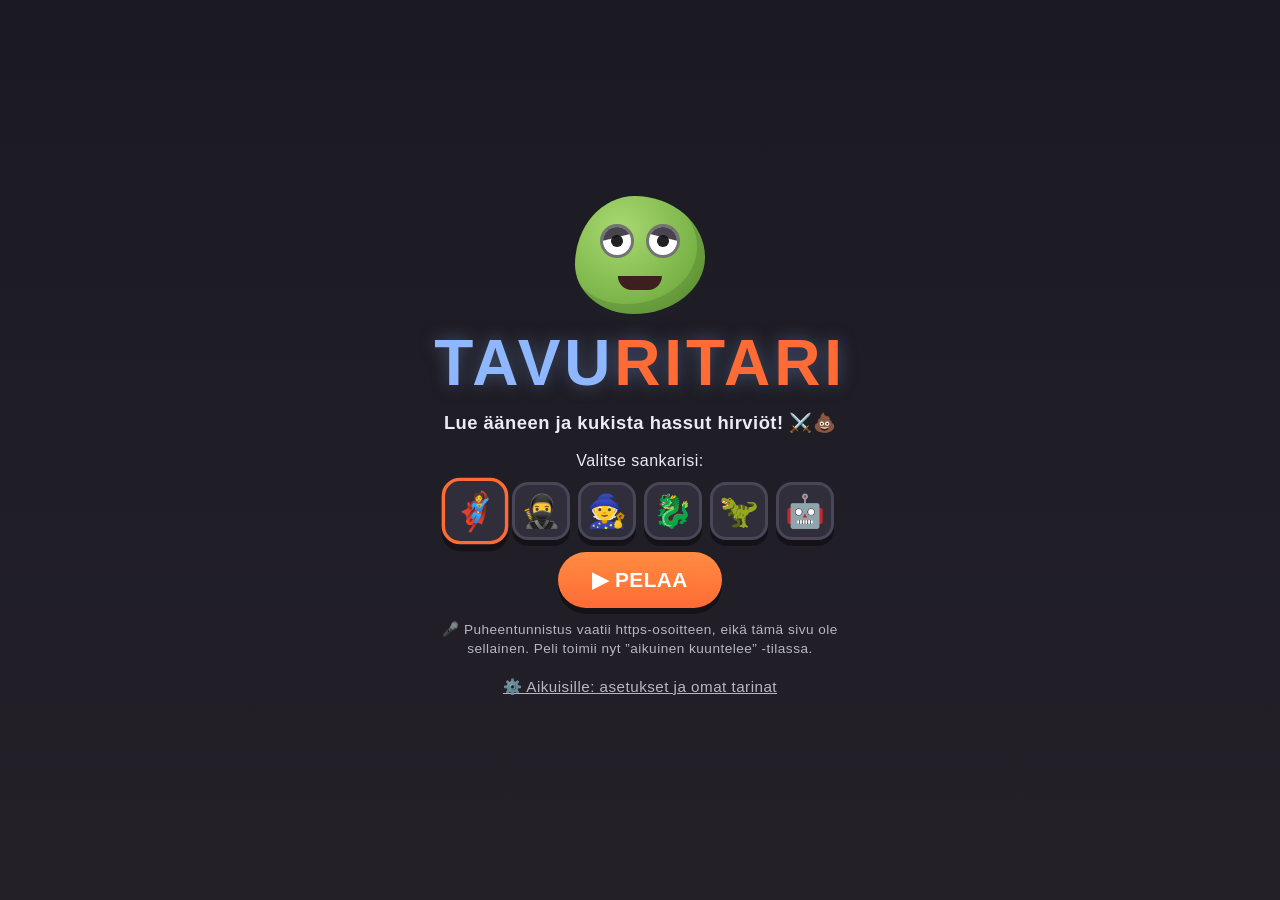
<file: index.html>
<!DOCTYPE html>
<html lang="fi">
<head>
  <meta charset="utf-8">
  <meta name="viewport" content="width=device-width, initial-scale=1, viewport-fit=cover, user-scalable=no">
  <meta name="description" content="Tavuritari — hauska suomenkielinen lukupeli, jossa kukistetaan hirviöitä lukemalla tavuja, sanoja ja hulluja satuja ääneen.">
  <meta name="apple-mobile-web-app-capable" content="yes">
  <meta name="apple-mobile-web-app-status-bar-style" content="default">
  <meta name="apple-mobile-web-app-title" content="Tavuritari">
  <meta name="theme-color" content="#1b1a22">
  <title>Tavuritari — lue ääneen ja kukista hirviöt!</title>
  <link rel="manifest" href="manifest.webmanifest" data-pwa>
  <link rel="apple-touch-icon" href="icons/ikoni-180.png" data-pwa>
  <link rel="icon" type="image/png" href="icons/ikoni-192.png" data-pwa>
  <link rel="stylesheet" href="tyyli.css">
</head>
<body>

  <!-- ======================= ALKURUUTU ======================= -->
  <section id="alku" class="ruutu nakyy">
    <div class="alku-sisalto">
      <div class="logo-morko morko">
        <div class="morko-vartalo">
          <div class="morko-silmat">
            <div class="morko-silma"><div class="morko-pupilli"></div></div>
            <div class="morko-silma"><div class="morko-pupilli"></div></div>
          </div>
          <div class="morko-suu"></div>
        </div>
      </div>
      <h1>TAVU<span>RITARI</span></h1>
      <p class="alku-kuvaus">Lue ääneen ja kukista hassut hirviöt! ⚔️💩</p>
      <p class="alku-ohje">Valitse sankarisi:</p>
      <div id="avatar-rivi"></div>
      <button id="pelaa-nappi" class="isonappi">▶ PELAA</button>
      <p id="tuki-ilmoitus" class="pikkuteksti"></p>
      <button id="alku-aikuisille" class="linkkinappi">⚙️ Aikuisille: asetukset ja omat tarinat</button>
    </div>
  </section>

  <!-- ======================= PELIRUUTU ======================= -->
  <section id="peli" class="ruutu">

    <header id="ylapalkki">
      <div id="arvonimi-merkki" class="merkki">🧝 Tavutonttu</div>
      <div id="xp-merkki" class="merkki">⭐ 0</div>
      <button id="kolikko-merkki" class="merkki" aria-label="Avaa kauppa">🪙 0</button>
      <div class="palkki-napit">
        <button id="reppu-nappi" class="kuvakenappi" aria-label="Aarrereppu">🎒</button>
        <button id="aani-nappi" class="kuvakenappi" aria-label="Äänet päälle tai pois">🔊</button>
        <button id="asetus-nappi" class="kuvakenappi" aria-label="Aikuisten asetukset (pidä pohjassa)">⚙️</button>
      </div>
    </header>

    <main id="pelialue">

      <div id="taistelu">
        <div id="alue-nimi"></div>
        <div id="kombo-merkki"></div>
        <div id="puhekupla">Hirviö lähestyy!</div>
        <div id="sankari" aria-hidden="true">
          <img id="sankari-kuva" class="sankari-kuva" alt="">
          <span id="sankari-emoji">🦸</span>
        </div>
        <div id="sankari-rivi" aria-hidden="true"></div>
        <div id="vastustaja-alue">
          <div id="vastustaja-kyltti">
            <div id="vastustaja-nimi">Hirviö</div>
            <div id="vastustaja-hp">
              <div class="hp-palkki"><div id="hp-tayte"></div></div>
              <div id="hp-teksti"></div>
            </div>
          </div>
          <div id="vastustaja" class="morko" data-mieli="perus">
            <img id="vastustaja-kuva" class="morko-kuva" alt="">
            <div class="morko-vartalo">
              <div class="morko-silmat"></div>
              <div class="morko-suu"></div>
            </div>
            <div id="vastustaja-rekvisiitta" class="morko-rekvisiitta"></div>
          </div>
        </div>
      </div>

      <div id="tehtava-alue">
        <div id="tehtava-otsikko">Sano tavu ääneen:</div>
        <div id="tehtava-kortti">
          <div id="tehtava-teksti"></div>
          <div id="valinta-napit"></div>
          <div id="tarina-pisteet"></div>
        </div>
        <div id="kuultu"></div>
      </div>

    </main>

    <footer id="ohjaimet">
      <button id="kuuntele-nappi" class="apunappi" aria-label="Kuuntele malli">🔊<br>Kuuntele</button>
      <button id="mikki-nappi" aria-label="Pidä pohjassa ja lue ääneen">
        <span class="mikki-kuva">🎤</span>
        <span id="mikki-teksti">SANO!</span>
      </button>
      <div id="aikuis-napit" class="piilossa">
        <button id="aikuinen-oikein" class="isonappi vihrea">😃 MENI HYVIN</button>
        <button id="aikuinen-uudestaan" class="isonappi keltainen">🔁 UUDESTAAN</button>
      </div>
      <button id="ohita-nappi" class="apunappi" aria-label="Ohita tehtävä">➡️<br>Ohita</button>
      <button id="pikku-oikein" class="haamunappi" aria-label="Aikuinen: meni oikein">✔ aikuinen:<br>meni oikein</button>
    </footer>

  </section>

  <!-- ======================= PEITTEET ======================= -->

  <div id="voitto" class="peite">
    <div class="peite-kortti juhla">
      <h2 id="voitto-otsikko">Hirviö kukistui!</h2>
      <div id="aarre-emoji" class="jatti-emoji">🧻✨</div>
      <p id="aarre-nimi">Sait aarteen!</p>
      <p id="voitto-xp" class="voitto-xp">+2 ⭐</p>
      <button id="voitto-jatka" class="isonappi">JATKA SEIKKAILUA ⚔️</button>
    </div>
  </div>

  <div id="arvonimi-juhla" class="peite">
    <div class="peite-kortti juhla">
      <h2>🎺 UUSI ARVONIMI! 🎺</h2>
      <div id="arvonimi-emoji" class="jatti-emoji">⚔️</div>
      <p id="arvonimi-teksti">Olet nyt TAVURITARI!</p>
      <button id="arvonimi-jatka" class="isonappi">MAHTAVAA! ▶</button>
    </div>
  </div>

  <div id="aluevaihto" class="peite">
    <div class="peite-kortti juhla">
      <h2>🗝️ UUSI ALUE LÖYTYI!</h2>
      <div id="aluevaihto-emoji" class="jatti-emoji">🚪</div>
      <img id="aluevaihto-ovi" class="ovi-kuva" alt="">
      <p id="aluevaihto-otsikko" class="aluevaihto-otsikko">Varjoisa kirjasto</p>
      <p id="aluevaihto-kuvaus" class="pikkuteksti"></p>
      <button id="aluevaihto-jatka" class="isonappi">ASTU SISÄÄN ⚔️</button>
    </div>
  </div>

  <div id="tarinavalinta" class="peite">
    <div class="peite-kortti">
      <h2>📚 Valitse pomotaistelu!</h2>
      <p class="pikkuteksti">Lue hullu satu virke kerrallaan ja kukista pomo.</p>
      <div id="tarina-lista"></div>
      <button id="tarina-takaisin" class="linkkinappi">⬅ Haluan muita tehtäviä</button>
    </div>
  </div>

  <div id="reppu" class="peite">
    <div class="peite-kortti">
      <h2>🎒 Aarrereppu</h2>
      <div id="reppu-lista"></div>
      <button id="reppu-sulje" class="isonappi">SULJE</button>
    </div>
  </div>

  <div id="kauppa" class="peite">
    <div class="peite-kortti">
      <h2>🏪 Kummituskauppa</h2>
      <p id="kauppa-saldo" class="kauppa-saldo">Kolikkosi: 🪙 0</p>
      <p class="pikkuteksti">Kolikoita saa lukemalla ja kukistamalla hirviöitä.
        Miekat tekevät lisää vahinkoa ja kilvet kestävät enemmän!</p>
      <div id="kauppa-lista"></div>
      <button id="kauppa-sulje" class="isonappi">SULJE</button>
    </div>
  </div>

  <div id="mikki-ohje" class="peite">
    <div class="peite-kortti">
      <h2>🎤 Mikrofoni ei ole käytössä</h2>
      <p>Peli ei saanut lupaa kuunnella puhetta, joten se toimii nyt
         <strong>aikuinen kuuntelee</strong> -tilassa: aikuinen kuuntelee
         lukemisen ja painaa 😃- tai 🔁-nappia.</p>
      <p class="pikkuteksti">Luvan saa takaisin Safarin asetuksista:
         aA-kuvake osoiterivillä → Verkkosivuston asetukset → salli Mikrofoni,
         tai iPadin/iPhonen Asetukset → Safari. Puheentunnistus vaatii myös,
         että peli avataan https-osoitteesta.</p>
      <button id="mikki-ohje-sulje" class="isonappi">SELVÄ, JATKETAAN!</button>
    </div>
  </div>

  <div id="vanhemmat" class="peite">
    <div class="peite-kortti vanhemmat-kortti">
      <h2>⚙️ Aikuisten nurkkaus</h2>
      <nav>
        <button data-vali="asetukset" class="valittu">Asetukset</button>
        <button data-vali="sanat">Omat sanat</button>
        <button data-vali="tarinat">Omat tarinat</button>
        <button data-vali="aani">Ääni</button>
        <button data-vali="raportti">Raportti</button>
        <button data-vali="mikkitesti">Mikrofonitesti</button>
        <button data-vali="ohjeet">Ohjeet</button>
      </nav>

      <section id="vali-asetukset" class="valilehti nakyy">
        <label class="rivi">
          <input type="checkbox" id="asetus-aanet" checked>
          <span>Ääniefektit</span>
        </label>
        <label class="rivi">
          <input type="checkbox" id="asetus-isot" checked>
          <span>ISOT KIRJAIMET (pois = pienet kirjaimet)</span>
        </label>
        <label class="rivi">
          <input type="checkbox" id="asetus-aikuistila">
          <span>Aikuinen kuuntelee -tila (ei puheentunnistusta: aikuinen
            arvioi lukemisen napeilla)</span>
        </label>
        <label class="rivi">
          <span>Lukutaso nyt:</span>
          <select id="asetus-taso">
            <option value="1">1 — kirjaimen äänne (napautus)</option>
            <option value="2">2 — kuuntele ja valitse tavu (napautus)</option>
            <option value="3">3 — lyhyet tavut ääneen (KA)</option>
            <option value="4">4 — isot tavut ääneen (KAK)</option>
            <option value="5">5 — sanat tavuittain (KAK-KA)</option>
            <option value="6">6 — pitkät sanat tavuittain</option>
            <option value="7">7 — sanat ilman tavuviivoja</option>
            <option value="8">8 — lyhyet lauseet</option>
            <option value="9">9 — pitkät lauseet</option>
            <option value="10">10 — sadut (pomotaistelut)</option>
          </select>
        </label>
        <p class="vanhemmat-vihje">Taso mukautuu itsestään pelin aikana:
          kolme sujuvaa suoritusta nostaa tasoa, kaksi hankalaa laskee.
          Tästä voi silti hypätä suoraan haluttuun tasoon.</p>
        <button id="nollaa-nappi" class="linkkinappi vaara">🗑 Nollaa edistyminen</button>
      </section>

      <section id="vali-sanat" class="valilehti">
        <p class="vanhemmat-vihje">Kirjoita omia sanoja, yksi per rivi.
          Peli tavuttaa ne itse — tai merkitse tavut viivoilla (kis-sa).
          Sanat sekoittuvat pelin omiin sanoihin.</p>
        <textarea id="omat-sanat-teksti" rows="8" placeholder="kakkakäärme&#10;pissapossu&#10;mahtimainen"></textarea>
        <button id="omat-sanat-tallenna" class="isonappi">💾 Tallenna sanat</button>
      </section>

      <section id="vali-tarinat" class="valilehti">
        <p class="vanhemmat-vihje">Kirjoita tai liitä oma hullu satu.
          Peli jakaa sen virkkeisiin pisteiden kohdalta — jokainen virke on
          yksi osuma pomoon. Lyhyet virkkeet (3–6 sanaa) toimivat parhaiten.</p>
        <input id="oma-tarina-nimi" type="text" placeholder="Tarinan nimi (esim. Kakkavuori)">
        <input id="oma-tarina-emoji" type="text" placeholder="Tunnuskuva-emoji (esim. 💩🗻)">
        <textarea id="oma-tarina-teksti" rows="7" placeholder="Olipa kerran vuori. Se oli tehty kakasta. ..."></textarea>
        <button id="oma-tarina-tallenna" class="isonappi">💾 Tallenna tarina</button>
        <div id="omat-tarinat-lista"></div>
      </section>

      <section id="vali-aani" class="valilehti">
        <p id="aani-varoitus" class="aani-varoitus piilossa"></p>

        <label class="rivi pystyyn">
          <span>Puheääni</span>
          <select id="aani-valinta"></select>
        </label>
        <p class="vanhemmat-vihje">Äänen laadun ratkaisee laite, ei peli.
          iPadilla ja iPhonella kannattaa ladata parannettu suomenkielinen
          ääni: <strong>Asetukset → Käyttöapu → Puhuttu sisältö → Äänet →
          Suomi → Satu</strong> ja lataa <em>Parannettu</em>-versio. Se
          kuulostaa selvästi luonnollisemmalta kuin peruslaatuinen.</p>

        <label class="rivi pystyyn">
          <span>Puhenopeus: <b id="aani-nopeus-arvo">0.8</b></span>
          <input type="range" id="aani-nopeus" min="0.5" max="1.2" step="0.05" value="0.8">
        </label>

        <label class="rivi pystyyn">
          <span>Äänenkorkeus: <b id="aani-korkeus-arvo">1.0</b></span>
          <input type="range" id="aani-korkeus" min="0.5" max="1.4" step="0.05" value="1.0">
        </label>

        <label class="rivi">
          <input type="checkbox" id="aani-hahmo" checked>
          <span>Velhoääni hirviöiden repliikeissä (matala ja verkkainen).
            Mallilukeminen käyttää aina selkeää ääntä.</span>
        </label>

        <div class="aani-napit">
          <button id="aani-esiasetus-selkea" class="isonappi vihrea">👩‍🏫 Selkeä opettaja</button>
          <button id="aani-esiasetus-velho" class="isonappi">🧙 Velho</button>
        </div>
        <button id="aani-kokeile" class="isonappi keltainen">🔊 Kokeile ääntä</button>
      </section>

      <section id="vali-raportti" class="valilehti">
        <p class="vanhemmat-vihje">Miten harjoittelu on sujunut.
          <em>Sujui itsenäisesti</em> = meni ensimmäisellä yrityksellä ilman apuja.
          <em>Harjoiteltu mallin kanssa</em> ei ole epäonnistuminen vaan tieto
          siitä, missä tukea on tarvittu — peli ei rankaise avun pyytämisestä
          millään tavalla.</p>
        <div id="raportti-luvut"></div>
        <h3 class="raportti-otsikko">Viimeiset 7 päivää</h3>
        <div id="raportti-paivat"></div>
        <h3 class="raportti-otsikko">Kertauksessa juuri nyt</h3>
        <div id="raportti-hankalat"></div>
        <button id="raportti-tyhjenna" class="linkkinappi vaara">🗑 Tyhjennä tilastot</button>
      </section>

      <section id="vali-mikkitesti" class="valilehti">
        <p class="vanhemmat-vihje">Tämä testi kertoo, toimiiko puheentunnistus
          <strong>tämän lapsen äänellä ja tällä laitteella</strong>. Se on
          pelin tärkein yksittäinen kysymys: jos tunnistin hylkää oikein
          luettuja tai hyväksyy vääriä, kannattaa pelata
          "aikuinen kuuntelee" -tilassa. Kestää noin 5 minuuttia.</p>
        <p class="vanhemmat-vihje"><strong>Näin testi tehdään:</strong> lapsi
          lukee ruudulla näkyvän sanan ääneen. Peli kertoo, mitä se kuuli ja
          hyväksyikö se suorituksen. Sinä kerrot, lukiko lapsi <em>oikeasti</em>
          oikein. Näistä kahdesta tiedosta syntyy tulos.</p>

        <div id="mikkitesti-diagnoosi" class="diagnoosi"></div>

        <div id="mikkitesti-alku">
          <button id="mikkitesti-aloita" class="isonappi">🎤 ALOITA TESTI</button>
        </div>

        <div id="mikkitesti-kesken" class="piilossa">
          <div id="mikkitesti-edistyminen" class="mikkitesti-edistyminen"></div>
          <div id="mikkitesti-kohde" class="mikkitesti-kohde"></div>
          <button id="mikkitesti-kuuntele" class="isonappi">🎤 KUUNTELE LUKEMINEN</button>
          <div id="mikkitesti-kuultu" class="mikkitesti-kuultu"></div>
          <div id="mikkitesti-tuomio" class="piilossa">
            <p class="vanhemmat-vihje">Lukiko lapsi tämän oikein?</p>
            <div class="mikkitesti-napit">
              <button id="mikkitesti-oikein" class="isonappi vihrea">👍 LUKI OIKEIN</button>
              <button id="mikkitesti-vaarin" class="isonappi keltainen">👎 EI LUKENUT OIKEIN</button>
            </div>
          </div>
          <button id="mikkitesti-keskeyta" class="linkkinappi">Keskeytä testi</button>
        </div>

        <div id="mikkitesti-tulos" class="piilossa"></div>
      </section>

      <section id="vali-ohjeet" class="valilehti">
        <p><strong>Näin peli toimii:</strong> lapsi lukee näytön "loitsun"
          ääneen ja painaa mikrofoninappia. Puheentunnistus tarkistaa
          lukemisen — jokainen onnistunut luku on osuma hirviöön.</p>
        <p><strong>Vaikeus mukautuu itsestään:</strong> jos lukeminen sujuu,
          tehtävät vaikeutuvat (tavut → sanat → lauseet → sadut). Jos tulee
          hankalaa, peli helpottaa ja pilkkoo tehtävän paloihin. Sankaritaso
          ja tähdet eivät koskaan laske.</p>
        <p><strong>Puheentunnistus</strong> vaatii mikrofoniluvan ja
          https-osoitteen. Se on tarkoituksella armollinen — ja aikuinen voi
          aina hyväksyä suorituksen ✔-napilla, jos kone kuuli väärin.</p>
        <p><strong>Ilman mikrofonia</strong> voi pelata "aikuinen kuuntelee"
          -tilassa: aikuinen kuuntelee ja painaa 😃 tai 🔁.</p>
        <p class="pikkuteksti">Lisää sisältöä voi tehdä tässä paneelissa tai
          muokkaamalla tiedostoa <code>js/sisalto.js</code> — sinne voi
          lisätä myös hirviöitä, aarteita ja vitsejä.</p>
      </section>

      <button id="vanhemmat-sulje" class="isonappi">✔ VALMIS</button>
    </div>
  </div>

  <div id="toast"></div>
  <div id="konfetti-alusta" aria-hidden="true"></div>

  <script src="js/tavutus.js"></script>
  <script src="js/vertailu.js"></script>
  <script src="js/sisalto.js"></script>
  <script src="js/aanet.js"></script>
  <script src="js/puhe.js"></script>
  <script src="js/peli.js"></script>
  <script>
    // Service worker vain kun peli on omalla palvelimellaan (ei yhden
    // tiedoston versiossa). Mahdollistaa pelaamisen ilman nettiyhteyttä.
    if (!window.YKSITIEDOSTO && "serviceWorker" in navigator && location.protocol === "https:") {
      navigator.serviceWorker.register("sw.js").catch(function () {});
    }
  </script>
</body>
</html>
</file>
<file: tyyli.css>
/* =====================================================================
   TAVURITARI — tyylit
   Iso ja selkeä teksti, isot napit, kirkkaat värit. Kirjainväli on
   hieman tavallista suurempi, mikä helpottaa lukihäiriöistä lukijaa.
   ===================================================================== */

* { margin: 0; padding: 0; box-sizing: border-box; }

/* Kirotun koulun tumma väriteema. Lukukortti on tarkoituksella VAALEA
   ja hehkuva kuin taikakirja — iso tumma teksti vaalealla pohjalla on
   lukihäiriöiselle selkeintä luettavaa. */
:root {
  --tausta1: #1b1a22;
  --tausta2: #232028;
  --paneeli: #312e3c;
  --paneeli-reuna: #4a4658;
  --teksti: #eceaf4;
  --lukukortti: #fff6d8;   /* hehkuva lukukortti */
  --lukuteksti: #2f2618;
  --korostus: #ff6b35;
  --tavu1: #1d5fbf;   /* tavujen vuoroväri 1 (vaalealla kortilla) */
  --tavu2: #e2711d;   /* tavujen vuoroväri 2 */
  --vihrea: #3fbf5f;
  --keltainen: #f5a623;
  --punainen: #ff5d5d;
  --varjo: 0 6px 0 rgba(0, 0, 0, 0.35);
}

html, body {
  height: 100%;
  overflow: hidden;
  overscroll-behavior: none;
}

body {
  font-family: ui-rounded, "SF Pro Rounded", "Arial Rounded MT Bold",
               "Comic Sans MS", "Trebuchet MS", Verdana, sans-serif;
  background: linear-gradient(180deg, var(--tausta1), var(--tausta2));
  color: var(--teksti);
  letter-spacing: 0.03em;
  -webkit-user-select: none;
  user-select: none;
  -webkit-tap-highlight-color: transparent;
  touch-action: manipulation;
  position: fixed;
  inset: 0;
}

button {
  font-family: inherit;
  letter-spacing: inherit;
  color: inherit;
  border: none;
  background: none;
  cursor: pointer;
  touch-action: manipulation;
}

.piilossa { display: none !important; }

/* ======================= ruudut ======================= */

.ruutu {
  display: none;
  position: absolute;
  inset: 0;
  padding: env(safe-area-inset-top) env(safe-area-inset-right)
           env(safe-area-inset-bottom) env(safe-area-inset-left);
}

.ruutu.nakyy { display: flex; flex-direction: column; }

/* ======================= alkuruutu ======================= */

#alku { align-items: center; justify-content: center; text-align: center; }

.alku-sisalto {
  max-width: 480px;
  width: 100%;
  padding: 16px;
  display: flex;
  flex-direction: column;
  align-items: center;
  gap: 12px;
}

#alku h1 {
  font-size: clamp(2.4rem, 10vw, 4rem);
  letter-spacing: 0.06em;
  color: #8fb7ff;
  text-shadow: 0 0 18px rgba(143, 183, 255, 0.35);
}

#alku h1 span { color: var(--korostus); }

.alku-kuvaus { font-size: 1.15rem; font-weight: bold; }
.alku-ohje { font-size: 1rem; margin-top: 6px; }

#avatar-rivi { display: flex; gap: 8px; flex-wrap: wrap; justify-content: center; }

.avatar-nappi {
  font-size: 2rem;
  width: 58px;
  height: 58px;
  border-radius: 16px;
  background: var(--paneeli);
  box-shadow: var(--varjo);
  border: 3px solid var(--paneeli-reuna);
  transition: transform 0.15s;
}

.avatar-nappi.valittu {
  border-color: var(--korostus);
  transform: scale(1.15);
}

/* ======================= napit ======================= */

.isonappi {
  background: linear-gradient(180deg, #ff8c42, var(--korostus));
  color: #fff;
  font-size: 1.3rem;
  font-weight: bold;
  padding: 16px 34px;
  border-radius: 999px;
  box-shadow: var(--varjo);
  min-height: 56px;
}

.isonappi:active { transform: translateY(3px); box-shadow: 0 3px 0 rgba(41,48,61,0.15); }
.isonappi.vihrea { background: linear-gradient(180deg, #48c464, var(--vihrea)); }
.isonappi.keltainen { background: linear-gradient(180deg, #ffc14d, var(--keltainen)); }

.linkkinappi {
  font-size: 0.95rem;
  text-decoration: underline;
  color: var(--teksti);
  opacity: 0.75;
  padding: 8px;
}

.linkkinappi.vaara { color: var(--punainen); opacity: 1; }

.pikkuteksti { font-size: 0.85rem; opacity: 0.75; line-height: 1.4; }

/* ======================= yläpalkki ======================= */

#ylapalkki {
  display: flex;
  align-items: center;
  gap: 8px;
  padding: 10px 12px 4px;
}

.merkki {
  background: var(--paneeli);
  border: 2px solid var(--paneeli-reuna);
  border-radius: 999px;
  padding: 8px 14px;
  font-weight: bold;
  font-size: 0.95rem;
  box-shadow: var(--varjo);
  white-space: nowrap;
}

#xp-merkki.poksahdus { animation: poksahdus 0.5s ease; }

@keyframes poksahdus {
  0% { transform: scale(1); }
  40% { transform: scale(1.35); background: rgba(245, 166, 35, 0.45); }
  100% { transform: scale(1); }
}

.palkki-napit { margin-left: auto; display: flex; gap: 6px; }

.kuvakenappi {
  font-size: 1.35rem;
  width: 46px;
  height: 46px;
  border-radius: 14px;
  background: var(--paneeli);
  border: 2px solid var(--paneeli-reuna);
  box-shadow: var(--varjo);
}

/* ======================= pelialue ======================= */

#pelialue {
  flex: 1;
  min-height: 0;
  display: flex;
  flex-direction: column;
  padding: 0 12px;
}

/* ---------- taistelukenttä (areena) ---------- */

#taistelu {
  position: relative;
  height: clamp(190px, 31vh, 310px);
  flex-shrink: 0;
  border-radius: 22px;
  overflow: hidden;
  /* Jos kuvat/areena.png on olemassa, se näkyy — muuten tumma
     iltataivas-liukuväri sen alla. */
  background-image:
    url("kuvat/areena.png"),
    radial-gradient(ellipse at 50% 118%, #6c5b9e 0%, transparent 55%),
    linear-gradient(180deg, #241d45 0%, #3b2f6b 62%, #52447f 100%);
  background-size: cover;
  background-position: center;
  box-shadow: var(--varjo), inset 0 -14px 24px rgba(0,0,0,0.28);
}

#taistelu.ravista { animation: ravista 0.45s ease; }
#pelialue.ravista { animation: ravista 0.45s ease; }

@keyframes ravista {
  0%, 100% { transform: translate(0, 0); }
  20% { transform: translate(-7px, 4px); }
  40% { transform: translate(6px, -5px); }
  60% { transform: translate(-5px, -3px); }
  80% { transform: translate(4px, 4px); }
}

#sankari {
  position: absolute;
  left: 5%;
  bottom: 24px;
  font-size: clamp(3rem, 11vmin, 5rem);
  filter: drop-shadow(0 4px 4px rgba(0,0,0,0.45));
  z-index: 2;
  line-height: 1;
}

/* Kilvet ja varusteet sankarin jalkojen alla */
#sankari-rivi {
  position: absolute;
  left: 4%;
  bottom: 5px;
  z-index: 2;
  font-size: 0.8rem;
  letter-spacing: 0.05em;
  text-shadow: 0 1px 2px rgba(0,0,0,0.6);
  pointer-events: none;
}

#sankari.vaistohyppy { animation: vaistohyppy 0.7s ease; }

@keyframes vaistohyppy {
  0%, 100% { transform: translateY(0); }
  30% { transform: translateY(-34px) rotate(-10deg); }
  55% { transform: translateY(0); }
  70% { transform: translateY(-10px); }
}

.kilpi-valays {
  position: absolute;
  z-index: 6;
  font-size: 2.6rem;
  transform: translate(-50%, -50%);
  animation: kilpivalays 0.8s ease forwards;
  pointer-events: none;
  filter: drop-shadow(0 0 14px #8fb7ff);
}

@keyframes kilpivalays {
  0% { transform: translate(-50%, -50%) scale(0.4); opacity: 0; }
  30% { transform: translate(-50%, -50%) scale(1.5); opacity: 1; }
  100% { transform: translate(-50%, -50%) scale(1); opacity: 0; }
}

/* Kombomittari */
#kombo-merkki {
  display: none;
  position: absolute;
  left: 8px;
  top: 42%;
  z-index: 3;
  background: linear-gradient(180deg, #ff8c42, #e2711d);
  color: #fff;
  font-weight: 800;
  font-size: 0.8rem;
  letter-spacing: 0.05em;
  padding: 5px 11px;
  border-radius: 999px;
  box-shadow: 0 0 14px rgba(255, 140, 66, 0.55);
  pointer-events: none;
}

#kombo-merkki.nakyy { display: block; }
#kombo-merkki.poksahdus { animation: poksahdus 0.5s ease; }

.sankari-kuva {
  display: none;
  height: clamp(72px, 17vmin, 130px);
  width: auto;
}

#sankari.kuvallinen .sankari-kuva { display: block; }
#sankari.kuvallinen #sankari-emoji { display: none; }

#sankari.syoksy { animation: syoksy 0.55s ease; }

@keyframes syoksy {
  0% { transform: translateX(0); }
  45% { transform: translateX(26vw) rotate(12deg); }
  100% { transform: translateX(0); }
}

#vastustaja-alue {
  position: absolute;
  right: 4%;
  bottom: 0;
  display: flex;
  flex-direction: column;
  align-items: center;
  gap: 4px;
}

/* Kivinen nimikyltti + HP-palkki (kuten hirviökorteissa) */
#vastustaja-kyltti {
  background: linear-gradient(180deg, #3f3c4c, #2c2935);
  border: 2px solid #5a5568;
  border-radius: 12px;
  padding: 6px 12px;
  text-align: center;
  box-shadow: var(--varjo);
  z-index: 3;
  min-width: 130px;
}

#vastustaja-nimi {
  font-weight: bold;
  font-size: 0.95rem;
  letter-spacing: 0.08em;
  text-transform: uppercase;
}

#vastustaja-hp { display: flex; flex-direction: column; align-items: center; gap: 2px; margin-top: 3px; }

.hp-palkki {
  width: 120px;
  height: 11px;
  background: #17151d;
  border: 2px solid #5a5568;
  border-radius: 999px;
  overflow: hidden;
}

#hp-tayte {
  height: 100%;
  width: 100%;
  background: linear-gradient(90deg, #63d471, #2f9e44);
  transition: width 0.45s ease;
}

#vastustaja-hp.matala #hp-tayte {
  background: linear-gradient(90deg, #ff8c66, #e5484d);
}

#hp-teksti { font-size: 0.72rem; font-weight: bold; opacity: 0.9; }

/* Alueen nimi areenan alareunassa keskellä */
#alue-nimi {
  position: absolute;
  bottom: 6px;
  left: 50%;
  transform: translateX(-50%);
  z-index: 3;
  background: rgba(12, 10, 18, 0.6);
  border: 1px solid rgba(255, 255, 255, 0.18);
  color: #fff;
  font-size: 0.72rem;
  font-weight: bold;
  padding: 4px 10px;
  border-radius: 999px;
  pointer-events: none;
  white-space: nowrap;
}

/* ---------- hirviö (mörkö) ---------- */

.morko {
  --m-vari1: #a8d971;
  --m-vari2: #5f9e2f;
  position: relative;
  width: clamp(110px, 22vmin, 180px);
  height: clamp(100px, 20vmin, 165px);
}

/* Oikea hirviökuva (kuvat/hirvio-*.png) korvaa CSS-hirviön kun löytyy. */
.morko-kuva {
  display: none;
  position: absolute;
  inset: 0;
  width: 100%;
  height: 100%;
  object-fit: contain;
  z-index: 2;
  filter: drop-shadow(0 6px 5px rgba(0,0,0,0.4));
  animation: leiju 3.2s ease-in-out infinite;
}

.morko.kuvallinen .morko-kuva { display: block; }
.morko.kuvallinen .morko-vartalo { display: none; }

.morko.pomo { width: clamp(140px, 27vmin, 220px); height: clamp(126px, 24vmin, 200px); }

.morko-vartalo {
  position: absolute;
  inset: 0;
  background: radial-gradient(circle at 35% 28%, var(--m-vari1), var(--m-vari2));
  border-radius: 46% 54% 55% 45% / 58% 52% 48% 42%;
  box-shadow: inset -8px -10px 0 rgba(0,0,0,0.12), 0 8px 0 rgba(41,48,61,0.15);
  animation: leiju 3.2s ease-in-out infinite;
}

@keyframes leiju {
  0%, 100% { transform: translateY(0) rotate(-1deg); }
  50% { transform: translateY(-9px) rotate(2deg); }
}

.morko-silmat {
  position: absolute;
  top: 22%;
  left: 0;
  right: 0;
  display: flex;
  justify-content: center;
  gap: 9%;
}

.morko-silma {
  position: relative;
  width: 26%;
  aspect-ratio: 1;
  max-width: 42px;
  background: #fff;
  border-radius: 50%;
  border: 3px solid rgba(0,0,0,0.55);
  display: flex;
  align-items: center;
  justify-content: center;
  overflow: hidden;
}

/* Vihaiset kulmakarvat — hurja mutta sarjakuvamainen ilme. */
.morko-silma::before {
  content: "";
  position: absolute;
  top: -8%;
  left: -20%;
  width: 140%;
  height: 42%;
  background: rgba(20, 16, 28, 0.78);
  transform: rotate(-14deg);
  z-index: 1;
}

.morko-silma:nth-child(even)::before { transform: rotate(14deg); }

.morko-pupilli {
  width: 42%;
  aspect-ratio: 1;
  background: #222;
  border-radius: 50%;
  animation: katse 5.5s ease-in-out infinite;
}

@keyframes katse {
  0%, 100% { transform: translate(0, 0); }
  25% { transform: translate(-4px, 2px); }
  55% { transform: translate(4px, -2px); }
  80% { transform: translate(0, 3px); }
}

.morko-suu {
  position: absolute;
  bottom: 20%;
  left: 50%;
  transform: translateX(-50%);
  width: 34%;
  height: 12%;
  background: #3d1f1f;
  border-radius: 4px 4px 999px 999px;
  transition: all 0.25s;
}

.morko[data-mieli="kuuntelee"] .morko-suu {
  width: 16%;
  height: 16%;
  border-radius: 50%;
}

.morko[data-mieli="kuuntelee"] .morko-pupilli { animation: none; transform: scale(1.3); }

.morko[data-mieli="auts"] .morko-suu {
  width: 42%;
  height: 26%;
  border-radius: 50%;
  background: #5a1f1f;
  box-shadow: inset 0 -8px 0 #e2711d;
}

/* Sarvet */
.morko.sarvet .morko-vartalo::before,
.morko.sarvet .morko-vartalo::after {
  content: "";
  position: absolute;
  top: -12%;
  width: 20%;
  height: 28%;
  background: linear-gradient(180deg, #efe6d8, var(--m-vari2));
  clip-path: polygon(50% 0, 100% 100%, 0 100%);
}

.morko.sarvet .morko-vartalo::before { left: 16%; transform: rotate(-18deg); }
.morko.sarvet .morko-vartalo::after { right: 16%; transform: rotate(18deg); }

/* Torahampaat */
.morko.hampaat .morko-suu::before,
.morko.hampaat .morko-suu::after {
  content: "";
  position: absolute;
  top: 0;
  width: 24%;
  height: 64%;
  background: #fff;
  clip-path: polygon(0 0, 100% 0, 50% 100%);
}

.morko.hampaat .morko-suu::before { left: 12%; }
.morko.hampaat .morko-suu::after { right: 12%; }

/* K.O. — ristisilmät kun hirviö kukistuu */
.morko[data-mieli="ko"] .morko-pupilli { display: none; }
.morko[data-mieli="ko"] .morko-silma::after {
  content: "✕";
  position: absolute;
  inset: 0;
  display: flex;
  align-items: center;
  justify-content: center;
  font-weight: 900;
  font-size: clamp(14px, 3.4vmin, 26px);
  color: #2c2c2c;
}

.morko-rekvisiitta {
  position: absolute;
  top: -14px;
  right: -12px;
  font-size: 1.7rem;
  animation: leiju 2.6s ease-in-out infinite reverse;
  z-index: 3;
}

/* Valkoinen viilto joka pyyhkäisee hirviön yli osumassa */
.viilto {
  position: absolute;
  inset: -8%;
  z-index: 4;
  pointer-events: none;
  background: linear-gradient(115deg,
    transparent 40%,
    rgba(255,255,255,0.95) 49%,
    rgba(255,255,255,0.95) 51%,
    transparent 60%);
  animation: viilto 0.4s ease-out forwards;
}

@keyframes viilto {
  0% { transform: translateX(-70%); opacity: 0; }
  25% { opacity: 1; }
  100% { transform: translateX(70%); opacity: 0; }
}

/* Räjähdys kukistumisen päälle */
.rajahdys {
  position: absolute;
  left: 50%;
  top: 50%;
  z-index: 6;
  font-size: clamp(3rem, 9vmin, 5rem);
  transform: translate(-50%, -50%);
  animation: rajahda 0.75s ease forwards;
  pointer-events: none;
}

@keyframes rajahda {
  0% { transform: translate(-50%, -50%) scale(0.3); opacity: 0; }
  30% { opacity: 1; }
  100% { transform: translate(-50%, -50%) scale(2); opacity: 0; }
}

.morko.saapuu { animation: saapuu 0.7s ease; }

@keyframes saapuu {
  0% { transform: translateX(60vw) scale(0.4); opacity: 0; }
  70% { transform: translateX(-8px) scale(1.08); opacity: 1; }
  100% { transform: translateX(0) scale(1); }
}

.morko.tarise { animation: tarise 0.5s ease; }

@keyframes tarise {
  0%, 100% { transform: translateX(0) rotate(0); }
  20% { transform: translateX(-9px) rotate(-6deg); }
  40% { transform: translateX(8px) rotate(5deg); }
  60% { transform: translateX(-6px) rotate(-4deg); }
  80% { transform: translateX(5px) rotate(3deg); }
}

.morko.vaistaa { animation: vaistaa 0.6s ease; }

@keyframes vaistaa {
  0%, 100% { transform: translateX(0); }
  40% { transform: translateX(18px) rotate(8deg) scale(0.96); }
}

.morko.kukistuu { animation: kukistuu 1.1s ease forwards; }

@keyframes kukistuu {
  0% { transform: rotate(0) scale(1); opacity: 1; }
  35% { transform: rotate(20deg) scale(1.08); }
  100% { transform: rotate(160deg) translateY(28vh) scale(0.3); opacity: 0; }
}

/* ---------- puhekupla ---------- */

#puhekupla {
  position: absolute;
  top: 2px;
  left: 4%;
  right: 30%;
  background: #f6f3ff;
  color: #241f2e;
  border-radius: 18px;
  padding: 10px 14px;
  font-size: clamp(0.9rem, 2.6vmin, 1.15rem);
  font-weight: bold;
  box-shadow: var(--varjo);
  z-index: 4;
  line-height: 1.35;
}

#puhekupla::after {
  content: "";
  position: absolute;
  right: 22px;
  bottom: -10px;
  border: 11px solid transparent;
  border-top-color: #f6f3ff;
  border-bottom: 0;
}

#puhekupla.pomppaa { animation: kupla-pomppaa 0.4s ease; }

@keyframes kupla-pomppaa {
  0% { transform: scale(0.7); }
  60% { transform: scale(1.06); }
  100% { transform: scale(1); }
}

/* ---------- tehtäväalue ---------- */

#tehtava-alue {
  flex: 1;
  min-height: 0;
  display: flex;
  flex-direction: column;
  align-items: center;
  justify-content: center;
  gap: 8px;
  padding-bottom: 6px;
}

#tehtava-otsikko { font-size: 1rem; font-weight: bold; opacity: 0.8; text-align: center; }

/* Lukukortti hehkuu kuin taikakirja pimeässä koulussa. */
#tehtava-kortti {
  background: var(--lukukortti);
  color: var(--lukuteksti);
  border-radius: 26px;
  box-shadow: 0 0 32px rgba(255, 214, 120, 0.28), var(--varjo);
  padding: 18px 22px;
  max-width: min(680px, 96%);
  min-height: 96px;
  display: flex;
  flex-direction: column;
  align-items: center;
  justify-content: center;
  gap: 8px;
}

#tehtava-teksti {
  font-size: clamp(2.4rem, 11vmin, 4.6rem);
  font-weight: 800;
  letter-spacing: 0.05em;
  line-height: 1.3;
  text-align: center;
  word-break: break-word;
}

#tehtava-teksti.pitka { font-size: clamp(1.5rem, 6.5vmin, 2.6rem); }
#tehtava-teksti.tosi-pitka { font-size: clamp(1.15rem, 5vmin, 2rem); letter-spacing: 0.03em; }

.tavu.v0 { color: var(--tavu1); }
.tavu.v1 { color: var(--tavu2); }
.tavu.yksivari { color: var(--lukuteksti); }
.viiva { color: #b5bcc9; padding: 0 2px; }

.sana-pala { transition: color 0.2s; }
.sana-pala.oikein { color: var(--vihrea); }

.pala { padding: 0 4px; border-radius: 12px; }
.pala.valmis-pala { color: var(--vihrea); opacity: 0.85; }
.pala.aktiivinen { background: #fff0c9; color: var(--tavu1); box-shadow: 0 0 0 3px var(--keltainen); }
.pala.tuleva { opacity: 0.3; }

#tarina-pisteet { display: flex; gap: 6px; flex-wrap: wrap; justify-content: center; }

.piste {
  width: 12px;
  height: 12px;
  border-radius: 50%;
  background: #c9bfa5;
}

.piste.tehty { background: var(--vihrea); }
.piste.nykyinen { background: var(--keltainen); transform: scale(1.3); }

#kuultu {
  min-height: 1.4em;
  font-size: 0.95rem;
  opacity: 0.65;
  font-style: italic;
  text-align: center;
  padding: 0 10px;
}

/* ======================= ohjaimet ======================= */

#ohjaimet {
  position: relative;
  display: flex;
  align-items: center;
  justify-content: center;
  gap: 14px;
  padding: 6px 12px calc(14px + env(safe-area-inset-bottom));
}

#mikki-nappi {
  width: clamp(92px, 24vmin, 120px);
  height: clamp(92px, 24vmin, 120px);
  border-radius: 50%;
  background: radial-gradient(circle at 32% 28%, #ff8c66, #f2542d);
  color: #fff;
  font-weight: 800;
  box-shadow: 0 8px 0 rgba(41,48,61,0.2);
  display: flex;
  flex-direction: column;
  align-items: center;
  justify-content: center;
  gap: 2px;
}

#mikki-nappi .mikki-kuva { font-size: 2rem; }
#mikki-nappi #mikki-teksti { font-size: 0.72rem; letter-spacing: 0.04em; padding: 0 6px; }
#mikki-nappi:active { transform: translateY(4px); box-shadow: 0 4px 0 rgba(41,48,61,0.2); }

#mikki-nappi { -webkit-touch-callout: none; }

#mikki-nappi.kuuntelee {
  background: radial-gradient(circle at 32% 28%, #ff5d5d, #d92d2d);
  animation: pulssi 1.1s ease-in-out infinite;
}

@keyframes pulssi {
  0%, 100% { box-shadow: 0 8px 0 rgba(41,48,61,0.2), 0 0 0 0 rgba(217,45,45,0.5); }
  50% { box-shadow: 0 8px 0 rgba(41,48,61,0.2), 0 0 0 18px rgba(217,45,45,0); }
}

.apunappi {
  background: var(--paneeli);
  border: 2px solid var(--paneeli-reuna);
  border-radius: 18px;
  padding: 10px 12px;
  font-size: 0.85rem;
  font-weight: bold;
  box-shadow: var(--varjo);
  line-height: 1.3;
  min-width: 74px;
}

#aikuis-napit { display: flex; gap: 10px; flex-wrap: wrap; justify-content: center; }
#aikuis-napit .isonappi { font-size: 1.05rem; padding: 14px 20px; }

.haamunappi {
  position: absolute;
  left: 10px;
  bottom: calc(10px + env(safe-area-inset-bottom));
  font-size: 0.62rem;
  line-height: 1.25;
  opacity: 0.45;
  text-align: left;
  padding: 4px;
}

/* ======================= peitteet ======================= */

.peite {
  display: none;
  position: fixed;
  inset: 0;
  background: rgba(8, 6, 12, 0.72);
  z-index: 20;
  align-items: center;
  justify-content: center;
  padding: 16px;
}

.peite.nakyy { display: flex; }

.peite-kortti {
  background: linear-gradient(180deg, #34313f, #282531);
  border: 3px solid var(--paneeli-reuna);
  border-radius: 26px;
  padding: 22px;
  max-width: 560px;
  width: 100%;
  max-height: calc(100% - 24px);
  overflow-y: auto;
  -webkit-overflow-scrolling: touch;
  display: flex;
  flex-direction: column;
  gap: 12px;
  text-align: center;
  box-shadow: 0 12px 0 rgba(0,0,0,0.35);
}

.peite-kortti h2 { font-size: 1.4rem; }
.peite-kortti.juhla { align-items: center; }

.jatti-emoji { font-size: 4rem; animation: leiju 2.4s ease-in-out infinite; }

.voitto-xp { font-weight: bold; color: var(--keltainen); font-size: 1.2rem; }

/* aluesiirtymä */

.ovi-kuva {
  display: none;
  max-width: min(260px, 70vw);
  border-radius: 14px;
  border: 3px solid var(--paneeli-reuna);
  margin: 0 auto;
}

#aluevaihto.ovellinen .ovi-kuva { display: block; }
#aluevaihto.ovellinen .jatti-emoji { display: none; }

.aluevaihto-otsikko {
  font-size: 1.5rem;
  font-weight: 800;
  letter-spacing: 0.06em;
  color: var(--keltainen);
  text-transform: uppercase;
}

/* tarinavalinta */

#tarina-lista {
  display: grid;
  grid-template-columns: repeat(auto-fill, minmax(140px, 1fr));
  gap: 10px;
}

.tarina-kortti {
  background: #3a3746;
  color: var(--teksti);
  border: 3px solid var(--keltainen);
  border-radius: 18px;
  padding: 12px 8px;
  display: flex;
  flex-direction: column;
  align-items: center;
  gap: 6px;
}

.tarina-kortti:active { transform: scale(0.96); }
.tarina-emoji { font-size: 2rem; }
.tarina-nimi { font-weight: bold; font-size: 0.95rem; }
.tarina-tieto { font-size: 0.75rem; opacity: 0.7; }

/* reppu */

#reppu-lista { display: flex; flex-direction: column; gap: 8px; text-align: left; }

.aarre-rivi {
  display: flex;
  align-items: center;
  gap: 10px;
  background: #3a3746;
  border-radius: 14px;
  padding: 8px 12px;
}

.aarre-rivi-emoji { font-size: 1.5rem; }
.aarre-rivi-nimi { flex: 1; font-weight: bold; font-size: 0.95rem; }
.aarre-rivi-maara { font-weight: bold; opacity: 0.7; }
.reppu-tyhja { opacity: 0.75; }

/* valintatehtävä: kuuntele ja napauta */

#valinta-napit {
  display: none;
  gap: 10px;
  flex-wrap: wrap;
  justify-content: center;
  margin-top: 4px;
}

#valinta-napit.nakyy { display: flex; }

.valinta-nappi {
  background: linear-gradient(180deg, #ffffff, #f0e8cf);
  color: var(--lukuteksti);
  font-weight: 800;
  font-size: clamp(1.8rem, 8vmin, 3rem);
  letter-spacing: 0.05em;
  min-width: clamp(76px, 22vmin, 130px);
  padding: 12px 18px;
  border: 3px solid #c9bfa5;
  border-radius: 18px;
  box-shadow: 0 5px 0 rgba(0, 0, 0, 0.25);
}

.valinta-nappi:active { transform: translateY(3px); box-shadow: 0 2px 0 rgba(0,0,0,0.25); }

.valinta-nappi.oikein {
  background: linear-gradient(180deg, #7ee19a, #2f9e44);
  border-color: #2f9e44;
  color: #10321a;
}

.valinta-nappi.vaara {
  background: linear-gradient(180deg, #e4e0d6, #cfc7b6);
  border-color: #b3aa96;
  color: #6f6857;
  opacity: 0.55;
}

.valinta-nappi.hohtaa {
  border-color: var(--keltainen);
  box-shadow: 0 5px 0 rgba(0,0,0,0.25), 0 0 22px var(--keltainen);
  animation: hohda 1.1s ease-in-out infinite;
}

@keyframes hohda {
  0%, 100% { transform: scale(1); }
  50% { transform: scale(1.06); }
}

.valinta-nappi.tarise { animation: tarise 0.45s ease; }

.kuuntelukuva {
  font-size: clamp(2.6rem, 12vmin, 4rem);
  line-height: 1;
  animation: kuuntelusyke 1.8s ease-in-out infinite;
}

@keyframes kuuntelusyke {
  0%, 100% { transform: scale(1); opacity: 0.9; }
  50% { transform: scale(1.1); opacity: 1; }
}

.valinta-vihje {
  font-size: 1rem;
  font-weight: bold;
  color: var(--tavu2);
  letter-spacing: 0.04em;
}

/* Valintatehtävässä Kuuntele on pääkomento */
.apunappi.iso-kuuntele {
  background: linear-gradient(180deg, #ff8c42, var(--korostus));
  color: #fff;
  border-color: var(--korostus);
  font-size: 1rem;
  padding: 16px 22px;
  min-width: 130px;
}

/* ääniasetukset */

.valilehti .rivi.pystyyn {
  flex-direction: column;
  align-items: stretch;
  gap: 6px;
}

.valilehti input[type="range"] {
  width: 100%;
  height: 34px;
  accent-color: var(--korostus);
}

.aani-varoitus {
  background: rgba(255, 93, 93, 0.15);
  border: 2px solid var(--punainen);
  border-radius: 12px;
  padding: 12px 14px;
  font-size: 0.9rem;
  line-height: 1.45;
}

.aani-napit { display: flex; gap: 8px; flex-wrap: wrap; }
.aani-napit .isonappi { flex: 1; min-width: 150px; font-size: 1rem; padding: 14px 16px; }

/* diagnoosi */

.diagnoosi {
  display: flex;
  flex-direction: column;
  gap: 4px;
  background: #1f1d27;
  border-radius: 12px;
  padding: 10px 12px;
  font-size: 0.85rem;
}

.diagnoosi-rivi { display: flex; align-items: baseline; gap: 8px; }
.diagnoosi-merkki { color: var(--vihrea); font-weight: 800; flex-shrink: 0; }
.diagnoosi-rivi.pielessa .diagnoosi-merkki { color: var(--punainen); }
.diagnoosi-nimi { flex: 1; }
.diagnoosi-arvo { opacity: 0.7; text-align: right; }
.diagnoosi-rivi.pielessa .diagnoosi-arvo { opacity: 1; color: var(--punainen); }

/* mikrofonitesti */

.mikkitesti-edistyminen { font-size: 0.8rem; opacity: 0.7; font-weight: bold; }

.mikkitesti-kohde {
  background: var(--lukukortti);
  color: var(--lukuteksti);
  border-radius: 16px;
  padding: 16px;
  text-align: center;
  font-size: clamp(1.4rem, 6vmin, 2.2rem);
  font-weight: 800;
  letter-spacing: 0.04em;
  margin: 8px 0;
}

.mikkitesti-kuultu { font-size: 0.92rem; line-height: 1.5; min-height: 1.4em; }

.mikkitesti-napit { display: flex; gap: 8px; flex-wrap: wrap; }
.mikkitesti-napit .isonappi { font-size: 0.95rem; padding: 12px 16px; flex: 1; min-width: 140px; }

.mikkitesti-luvut {
  display: grid;
  grid-template-columns: repeat(auto-fit, minmax(120px, 1fr));
  gap: 8px;
  margin: 10px 0;
}

#mikkitesti-tulos { display: flex; flex-direction: column; gap: 8px; }
#mikkitesti-tulos.piilossa { display: none; }
#mikkitesti-tulos .raportti-otsikko { font-size: 1.1rem; }
#mikkitesti-tulos.tulos-hyva .raportti-otsikko { color: var(--vihrea); }
#mikkitesti-tulos.tulos-keski .raportti-otsikko { color: var(--keltainen); }
#mikkitesti-tulos.tulos-heikko .raportti-otsikko { color: var(--punainen); }

#mikkitesti-kesken { display: flex; flex-direction: column; gap: 8px; }
#mikkitesti-kesken.piilossa { display: none; }

.hankala-rivi.kertauksessa { border-left: 3px solid var(--keltainen); }

/* kauppa */

.kauppa-saldo { font-weight: 800; font-size: 1.15rem; color: var(--keltainen); }

#kauppa-lista {
  display: grid;
  grid-template-columns: repeat(auto-fill, minmax(150px, 1fr));
  gap: 10px;
}

.kauppa-kortti {
  background: #3a3746;
  border: 2px solid var(--paneeli-reuna);
  border-radius: 16px;
  padding: 12px 8px;
  display: flex;
  flex-direction: column;
  align-items: center;
  gap: 6px;
}

.kauppa-kortti.omistettu { border-color: var(--vihrea); }
.kauppa-emoji { font-size: 2rem; }
.kauppa-nimi { font-weight: bold; font-size: 0.95rem; }
.kauppa-kuvaus { font-size: 0.75rem; opacity: 0.75; line-height: 1.35; flex: 1; }
.kauppa-omistettu { font-weight: bold; color: var(--vihrea); }

.kauppa-osta {
  font-size: 0.85rem;
  padding: 10px 14px;
  min-height: 0;
}

.kauppa-osta:disabled {
  filter: grayscale(1);
  opacity: 0.55;
}

/* raportti */

.raportti-otsikko { font-size: 1rem; margin-top: 4px; }

#raportti-luvut {
  display: grid;
  grid-template-columns: repeat(auto-fill, minmax(110px, 1fr));
  gap: 8px;
}

.raportti-chip {
  background: #3a3746;
  border-radius: 12px;
  padding: 10px 6px;
  text-align: center;
}

.raportti-arvo { font-size: 1.3rem; font-weight: 800; color: var(--keltainen); }
.raportti-nimi { font-size: 0.72rem; opacity: 0.75; }

#raportti-paivat {
  display: flex;
  align-items: flex-end;
  justify-content: space-between;
  gap: 6px;
  padding: 4px 2px;
}

.paiva-pylvas {
  flex: 1;
  display: flex;
  flex-direction: column;
  align-items: center;
  justify-content: flex-end;
  gap: 3px;
}

.paiva-maara { font-size: 0.7rem; opacity: 0.8; min-height: 1em; }

.paiva-palkki {
  width: 70%;
  max-width: 34px;
  background: linear-gradient(180deg, #63d471, #2f9e44);
  border-radius: 6px 6px 2px 2px;
}

.paiva-nimi { font-size: 0.65rem; opacity: 0.6; }

.hankala-rivi {
  display: flex;
  justify-content: space-between;
  gap: 8px;
  background: #3a3746;
  border-radius: 10px;
  padding: 7px 12px;
  font-size: 0.9rem;
  margin-bottom: 6px;
}

.hankala-teksti { overflow: hidden; text-overflow: ellipsis; white-space: nowrap; }
.hankala-maara { font-weight: 800; color: var(--korostus); flex-shrink: 0; }

/* vanhempien paneeli */

.vanhemmat-kortti { text-align: left; }

#vanhemmat nav { display: flex; gap: 6px; flex-wrap: wrap; }

#vanhemmat nav button {
  background: #3a3746;
  border: 2px solid var(--paneeli-reuna);
  border-radius: 999px;
  padding: 8px 14px;
  font-size: 0.9rem;
  font-weight: bold;
}

#vanhemmat nav button.valittu { background: #3e6fd9; border-color: #3e6fd9; color: #fff; }

.valilehti { display: none; flex-direction: column; gap: 10px; }
.valilehti.nakyy { display: flex; }

.valilehti .rivi {
  display: flex;
  align-items: center;
  gap: 10px;
  font-size: 0.95rem;
  line-height: 1.35;
}

.valilehti input[type="checkbox"] { width: 22px; height: 22px; flex-shrink: 0; }

.valilehti select,
.valilehti input[type="text"],
.valilehti textarea {
  font-family: inherit;
  font-size: 1rem;
  padding: 10px;
  border: 2px solid var(--paneeli-reuna);
  border-radius: 12px;
  width: 100%;
  background: #1f1d27;
  color: var(--teksti);
}

.valilehti textarea { resize: vertical; line-height: 1.5; }

.vanhemmat-vihje { font-size: 0.85rem; opacity: 0.75; line-height: 1.45; }

.oma-tarina-rivi {
  display: flex;
  align-items: center;
  justify-content: space-between;
  gap: 8px;
  background: #3a3746;
  border-radius: 12px;
  padding: 8px 12px;
  font-size: 0.95rem;
}

.poista-nappi {
  background: var(--punainen);
  color: #fff;
  border-radius: 10px;
  width: 34px;
  height: 34px;
  font-weight: bold;
  flex-shrink: 0;
}

#vali-ohjeet p { font-size: 0.92rem; line-height: 1.5; }
#vali-ohjeet code { background: #1f1d27; padding: 1px 6px; border-radius: 6px; font-size: 0.85em; }

/* ======================= efektit ======================= */

#toast {
  position: fixed;
  left: 50%;
  bottom: 24%;
  transform: translateX(-50%) translateY(20px);
  background: rgba(41,48,61,0.92);
  color: #fff;
  padding: 12px 20px;
  border-radius: 999px;
  font-weight: bold;
  font-size: 0.95rem;
  opacity: 0;
  pointer-events: none;
  transition: opacity 0.3s, transform 0.3s;
  z-index: 40;
  max-width: 90vw;
  text-align: center;
}

#toast.nakyy { opacity: 1; transform: translateX(-50%) translateY(0); }

#konfetti-alusta {
  position: fixed;
  inset: 0;
  pointer-events: none;
  overflow: hidden;
  z-index: 30;
}

.konfetti {
  position: absolute;
  top: -40px;
  animation: putoa linear forwards;
}

@keyframes putoa {
  0% { transform: translateY(0) rotate(0); opacity: 1; }
  100% { transform: translateY(110vh) rotate(540deg); opacity: 0.85; }
}

.lentava-loitsu {
  position: fixed;
  z-index: 25;
  font-size: 1.6rem;
  font-weight: 800;
  color: var(--tavu1);
  text-shadow: 0 0 12px #ffe28a, 0 0 4px #fff;
  transform: translate(-50%, -50%);
  transition: transform 0.55s cubic-bezier(0.5, -0.2, 0.7, 1), opacity 0.55s;
  pointer-events: none;
  white-space: nowrap;
  max-width: 90vw;
  overflow: hidden;
}

.vahinko-luku {
  position: absolute;
  right: 12%;
  top: 8%;
  font-size: 1.6rem;
  font-weight: 800;
  color: var(--punainen);
  text-shadow: 0 2px 0 #fff;
  animation: leijaa-ylos 1s ease forwards;
  z-index: 6;
  pointer-events: none;
}

.vahinko-luku.kriittinen { font-size: 2rem; color: #c1121f; }

@keyframes leijaa-ylos {
  0% { transform: translateY(0) scale(0.6); opacity: 0; }
  25% { transform: translateY(-10px) scale(1.2); opacity: 1; }
  100% { transform: translateY(-52px) scale(1); opacity: 0; }
}

/* ======================= alkuruudun mörkö ======================= */

.logo-morko { width: 130px; height: 118px; position: relative; }
.logo-morko .morko-vartalo { animation-duration: 2.6s; }
.logo-morko .morko-silmat { top: 24%; }

/* ======================= isommat näytöt ======================= */

@media (min-width: 700px) and (min-height: 700px) {
  #tehtava-otsikko { font-size: 1.25rem; }
  .merkki { font-size: 1.1rem; }
  .apunappi { font-size: 1rem; min-width: 92px; }
  #puhekupla { font-size: 1.25rem; }
}
</file>
